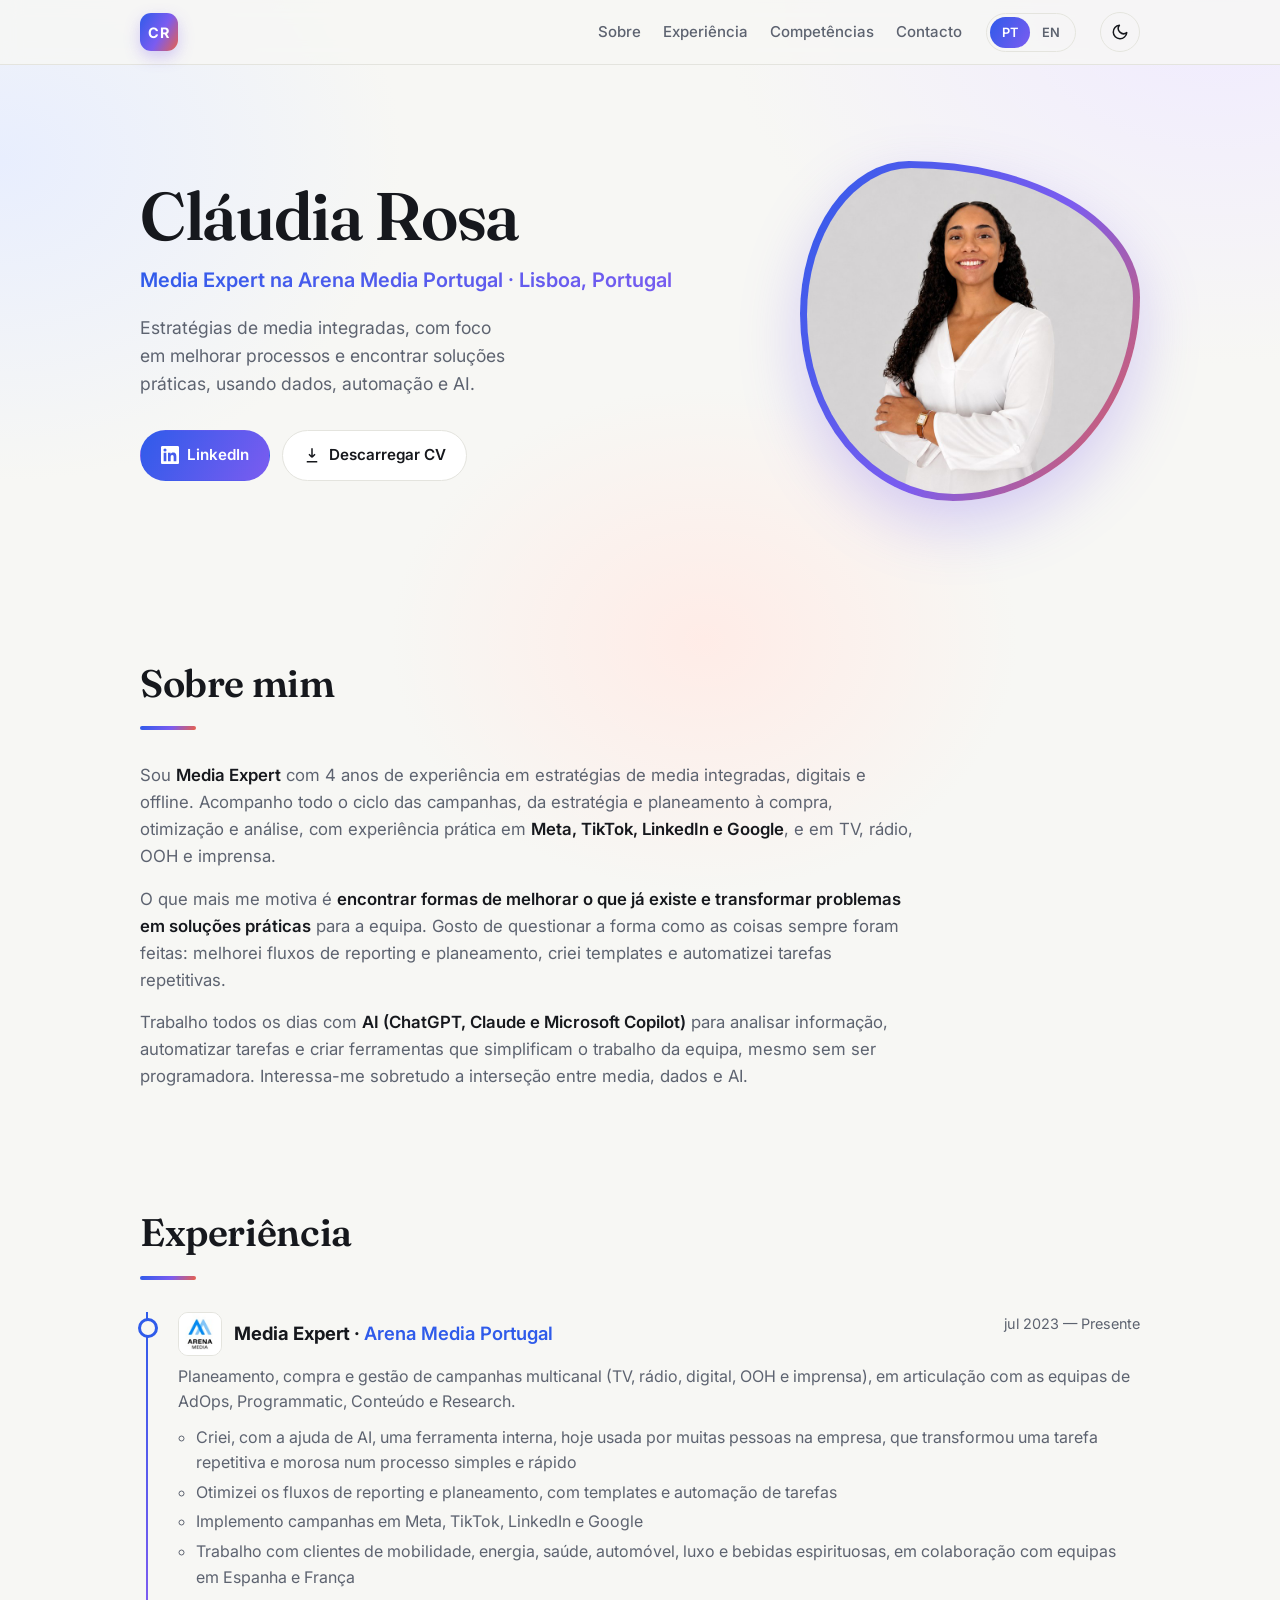
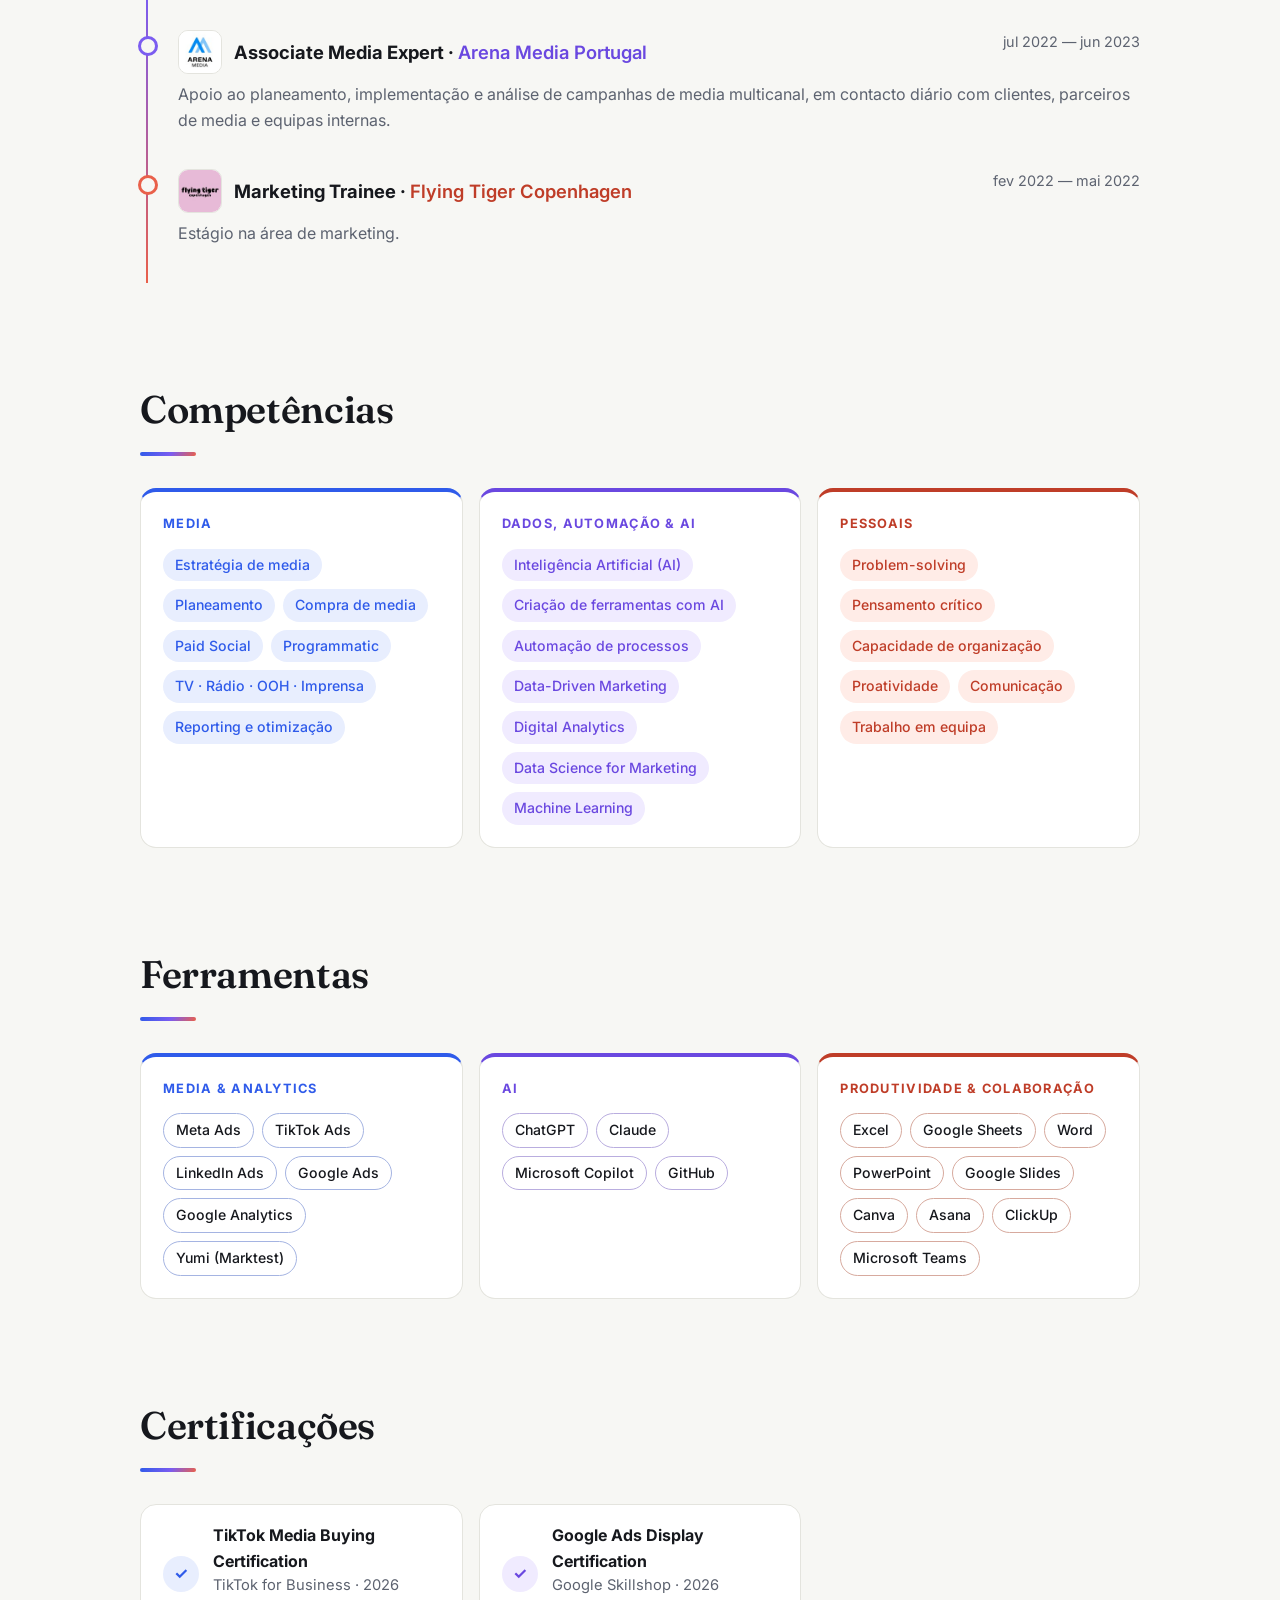
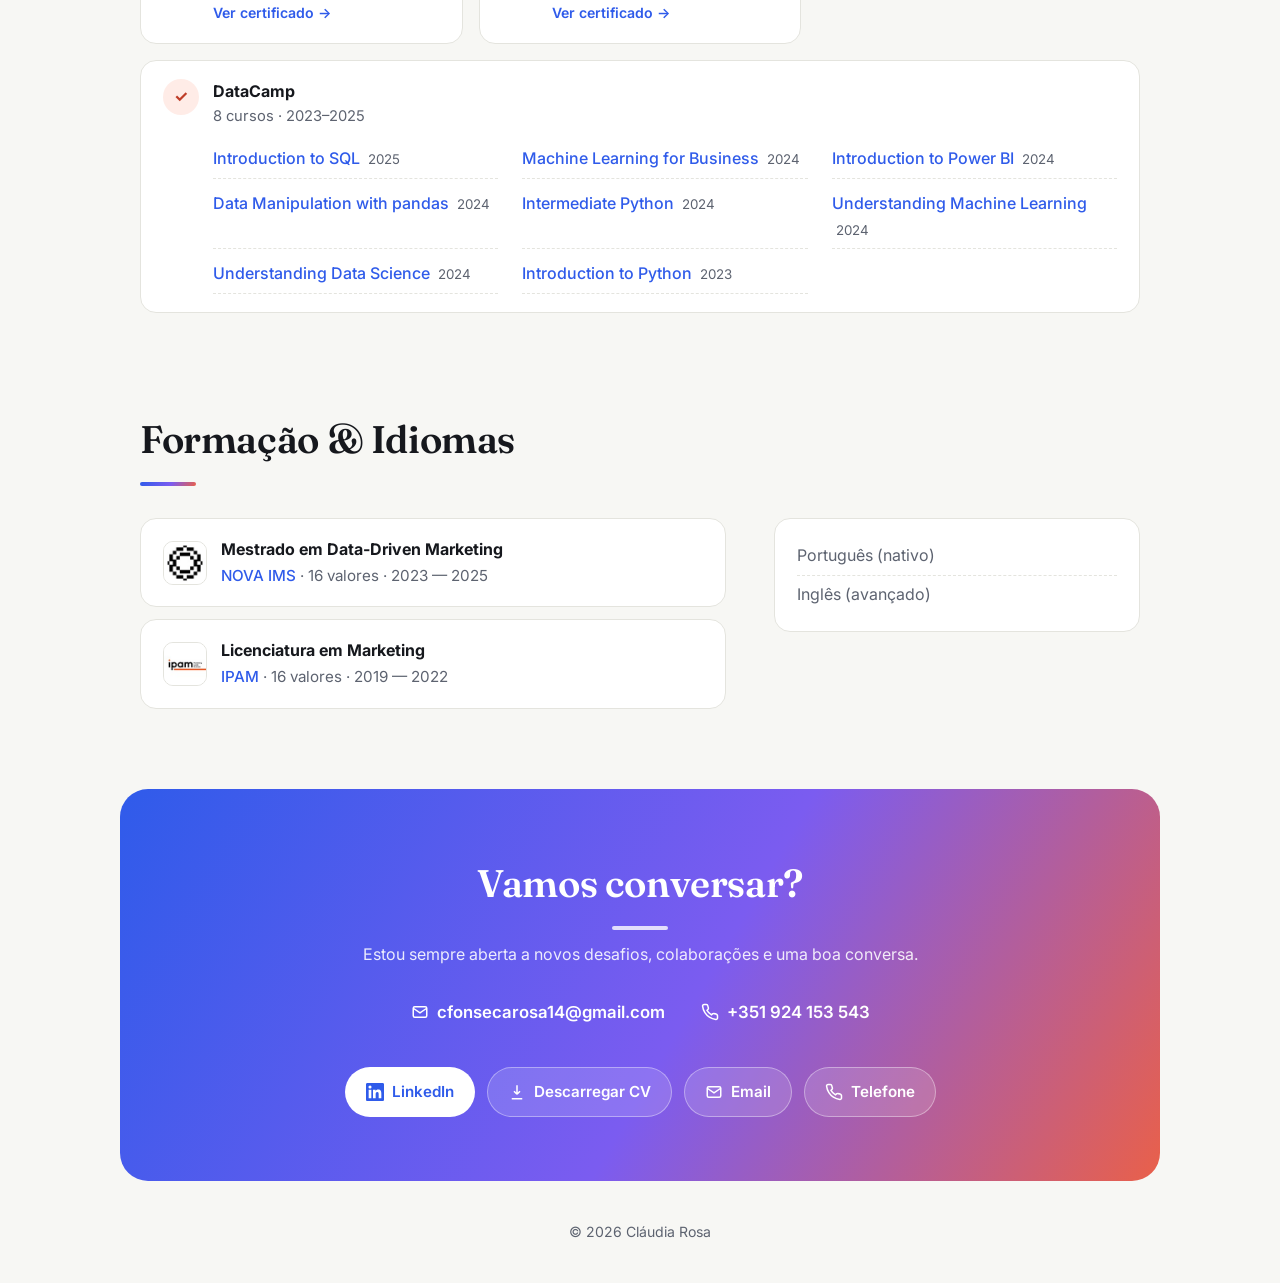
<file: index.html>
<!doctype html>
<html lang="pt"><head>
  <meta charset="utf-8">
  <meta name="viewport" content="width=device-width, initial-scale=1">
  <!-- Título e descrição: é o que aparece na pré-visualização do LinkedIn -->
  <title>Cláudia Rosa — Media Expert</title>
  <meta name="description" content="Cláudia Rosa, Media Expert na Arena Media Portugal. Estratégias de media integradas, dados, automação e AI.">
  <meta property="og:title" content="Cláudia Rosa — Media Expert">
  <meta property="og:description" content="Media Expert na Arena Media Portugal. Estratégias de media integradas, do planeamento à análise, com dados, automação e AI.">
  <meta property="og:type" content="website">
  <meta property="og:image" content="https://claudia-rosa.vercel.app/og.png">
  <meta property="og:url" content="https://claudia-rosa.vercel.app/">
  <meta name="twitter:card" content="summary_large_image">
  <link rel="icon" href="data:image/svg+xml,&lt;svg xmlns='http://www.w3.org/2000/svg' viewBox='0 0 100 100'&gt;&lt;defs&gt;&lt;linearGradient id='g' x1='0' y1='0' x2='1' y2='1'&gt;&lt;stop offset='0' stop-color='%232f5bea'/&gt;&lt;stop offset='.55' stop-color='%237b5cf0'/&gt;&lt;stop offset='1' stop-color='%23e9604a'/&gt;&lt;/linearGradient&gt;&lt;/defs&gt;&lt;rect width='100' height='100' rx='24' fill='url(%23g)'/&gt;&lt;text x='50' y='64' font-size='42' text-anchor='middle' fill='white' font-family='Arial' font-weight='bold'&gt;CR&lt;/text&gt;&lt;/svg&gt;">
  <link rel="preconnect" href="https://fonts.googleapis.com">
  <link rel="preconnect" href="https://fonts.gstatic.com" crossorigin="">
  <link href="https://fonts.googleapis.com/css2?family=Inter:wght@400;500;600;700&amp;family=Fraunces:opsz,wght@9..144,500;9..144,600&amp;display=swap" rel="stylesheet">
  <link rel="stylesheet" href="styles.css">
  <script>document.documentElement.classList.add("js")</script>
</head>
<body>
  <header class="nav">
    <div class="wrap nav-inner">
      <a href="#topo" class="logo" id="logo" aria-label="Cláudia Rosa"><span class="logo-mark" aria-hidden="true">CR</span><span class="logo-txt"><b>Cláudia Rosa</b><small>Media Expert</small></span></a>
      <nav class="nav-links">
        <a href="#sobre" data-nav="sobre">Sobre</a>
        <a href="#caso" data-nav="caso" hidden="">Caso</a>
        <a href="#experiencia" data-nav="experiencia">Experiência</a>
        <a href="#competencias" data-nav="competencias">Competências</a>
        <a href="#contacto" data-nav="contacto">Contacto</a>
      </nav>
      <div class="lang" role="group" aria-label="Idioma / Language">
        <button data-lang="pt">PT</button>
        <button data-lang="en">EN</button>
      </div>
      <button class="theme" id="theme" aria-label="Mudar tema">
        <svg class="ico-sun" viewBox="0 0 24 24" fill="none" stroke="currentColor" stroke-width="2" stroke-linecap="round" aria-hidden="true"><circle cx="12" cy="12" r="4"></circle><path d="M12 2v2M12 20v2M4.9 4.9l1.4 1.4M17.7 17.7l1.4 1.4M2 12h2M20 12h2M4.9 19.1l1.4-1.4M17.7 6.3l1.4-1.4"></path></svg>
        <svg class="ico-moon" viewBox="0 0 24 24" fill="none" stroke="currentColor" stroke-width="2" stroke-linecap="round" stroke-linejoin="round" aria-hidden="true"><path d="M21 12.8A9 9 0 1 1 11.2 3a7 7 0 0 0 9.8 9.8z"></path></svg>
      </button>
    </div>
  </header>

  <main id="topo">
    <section class="hero wrap">
      <div class="hero-text reveal">
        <p class="badge" id="badge" hidden=""><span class="dot"></span><span data-t="disponivel">Disponível para novas oportunidades</span></p>
        <h1 id="nome">Cláudia Rosa</h1>
        <p class="cargo" id="cargo">Media Expert na Arena Media Portugal · Lisboa, Portugal</p>
        <p class="frase" id="frase">Estratégias de media integradas, com foco em melhorar processos e encontrar soluções práticas, usando dados, automação e AI.</p>
        <div class="ctas" id="ctas"><a class="btn primary" href="https://www.linkedin.com/in/cl%C3%A1udia-rosa-95681817a/" target="_blank" rel="noopener"><svg viewBox="0 0 24 24" fill="currentColor"><path d="M20.45 20.45h-3.56v-5.57c0-1.33-.02-3.04-1.85-3.04-1.85 0-2.14 1.45-2.14 2.94v5.67H9.35V9h3.41v1.56h.05c.48-.9 1.64-1.85 3.37-1.85 3.6 0 4.27 2.37 4.27 5.46v6.28zM5.34 7.43a2.06 2.06 0 1 1 0-4.13 2.06 2.06 0 0 1 0 4.13zM7.12 20.45H3.56V9h3.56v11.45zM22.22 0H1.77C.79 0 0 .77 0 1.73v20.54C0 23.23.79 24 1.77 24h20.45c.98 0 1.78-.77 1.78-1.73V1.73C24 .77 23.2 0 22.22 0z"></path></svg>LinkedIn</a><a class="btn" href="cv-claudia-rosa.pdf" target="_blank" rel="noopener"><svg viewBox="0 0 24 24" fill="none" stroke="currentColor" stroke-width="2"><path d="M12 3v12m0 0-4-4m4 4 4-4M5 21h14"></path></svg>Descarregar CV</a></div>
      </div>
      <div class="avatar reveal" id="avatar"><img src="foto.jpg" alt="Cláudia Rosa"></div>
    </section>

    <section id="sobre" class="wrap section">
      <h2 class="reveal" data-t="sobre">Sobre mim</h2>
      <div class="sobre-grid so-texto">
        <div class="sobre-texto reveal" id="sobre-texto"><p>Sou <strong>Media Expert</strong> com 4 anos de experiência em estratégias de media integradas, digitais e offline. Acompanho todo o ciclo das campanhas, da estratégia e planeamento à compra, otimização e análise, com experiência prática em <strong>Meta, TikTok, LinkedIn e Google</strong>, e em TV, rádio, OOH e imprensa.</p><p>O que mais me motiva é <strong>encontrar formas de melhorar o que já existe e transformar problemas em soluções práticas</strong> para a equipa. Gosto de questionar a forma como as coisas sempre foram feitas: melhorei fluxos de reporting e planeamento, criei templates e automatizei tarefas repetitivas.</p><p>Trabalho todos os dias com <strong>AI (ChatGPT, Claude e Microsoft Copilot)</strong> para analisar informação, automatizar tarefas e criar ferramentas que simplificam o trabalho da equipa, mesmo sem ser programadora. Interessa-me sobretudo a interseção entre media, dados e AI.</p></div>
        <div class="numeros reveal" id="numeros" hidden=""></div>
      </div>
    </section>

    <section id="abordagem" class="wrap section" hidden="">
      <h2 class="reveal" data-t="abordagem">Como trabalho</h2>
      <div class="abordagem" id="abordagem-lista"></div>
    </section>

    <section id="caso" class="wrap section" hidden="">
      <h2 class="reveal" data-t="caso">Caso em destaque</h2>
      <div id="casos"></div>
    </section>

    <section id="experiencia" class="wrap section">
      <h2 class="reveal" data-t="experiencia">Experiência</h2>
      <ol class="timeline" id="timeline">
      <li class="reveal">
        <div class="top"><div class="org"><a class="org-link" href="https://www.linkedin.com/company/arena-media-portugal/" target="_blank" rel="noopener" aria-label="Arena Media Portugal no LinkedIn"><img class="org-logo" src="logos/arena-media.png" alt="Arena Media Portugal" width="44" height="44" loading="lazy"></a><h3>Media Expert · <a class="org-link" href="https://www.linkedin.com/company/arena-media-portugal/" target="_blank" rel="noopener" aria-label="undefined"><span class="empresa">Arena Media Portugal</span></a></h3></div><span class="periodo">jul 2023 — Presente</span></div>
        <p>Planeamento, compra e gestão de campanhas multicanal (TV, rádio, digital, OOH e imprensa), em articulação com as equipas de AdOps, Programmatic, Conteúdo e Research.</p>
        <ul><li>Criei, com a ajuda de AI, uma ferramenta interna, hoje usada por muitas pessoas na empresa, que transformou uma tarefa repetitiva e morosa num processo simples e rápido</li><li>Otimizei os fluxos de reporting e planeamento, com templates e automação de tarefas</li><li>Implemento campanhas em Meta, TikTok, LinkedIn e Google</li><li>Trabalho com clientes de mobilidade, energia, saúde, automóvel, luxo e bebidas espirituosas, em colaboração com equipas em Espanha e França</li></ul>
      </li>
      <li class="reveal">
        <div class="top"><div class="org"><a class="org-link" href="https://www.linkedin.com/company/arena-media-portugal/" target="_blank" rel="noopener" aria-label="Arena Media Portugal no LinkedIn"><img class="org-logo" src="logos/arena-media.png" alt="Arena Media Portugal" width="44" height="44" loading="lazy"></a><h3>Associate Media Expert · <a class="org-link" href="https://www.linkedin.com/company/arena-media-portugal/" target="_blank" rel="noopener" aria-label="undefined"><span class="empresa">Arena Media Portugal</span></a></h3></div><span class="periodo">jul 2022 — jun 2023</span></div>
        <p>Apoio ao planeamento, implementação e análise de campanhas de media multicanal, em contacto diário com clientes, parceiros de media e equipas internas.</p>
        
      </li>
      <li class="reveal">
        <div class="top"><div class="org"><a class="org-link" href="https://www.linkedin.com/company/flyingtigerportugal/" target="_blank" rel="noopener" aria-label="Flying Tiger Copenhagen no LinkedIn"><img class="org-logo" src="logos/flying-tiger.png" alt="Flying Tiger Copenhagen" width="44" height="44" loading="lazy"></a><h3>Marketing Trainee · <a class="org-link" href="https://www.linkedin.com/company/flyingtigerportugal/" target="_blank" rel="noopener" aria-label="undefined"><span class="empresa">Flying Tiger Copenhagen</span></a></h3></div><span class="periodo">fev 2022 — mai 2022</span></div>
        <p>Estágio na área de marketing.</p>
        
      </li></ol>
    </section>

    <section id="competencias" class="wrap section">
      <h2 class="reveal" data-t="competencias">Competências</h2>
      <div class="skills" id="skills">
      <div class="skill-group reveal"><h3>Media</h3>
        <div class="chips"><span class="chip">Estratégia de media</span><span class="chip">Planeamento</span><span class="chip">Compra de media</span><span class="chip">Paid Social</span><span class="chip">Programmatic</span><span class="chip">TV · Rádio · OOH · Imprensa</span><span class="chip">Reporting e otimização</span></div>
      </div>
      <div class="skill-group reveal"><h3>Dados, Automação &amp; AI</h3>
        <div class="chips"><span class="chip">Inteligência Artificial (AI)</span><span class="chip">Criação de ferramentas com AI</span><span class="chip">Automação de processos</span><span class="chip">Data-Driven Marketing</span><span class="chip">Digital Analytics</span><span class="chip">Data Science for Marketing</span><span class="chip">Machine Learning</span></div>
      </div>
      <div class="skill-group reveal"><h3>Pessoais</h3>
        <div class="chips"><span class="chip">Problem-solving</span><span class="chip">Pensamento crítico</span><span class="chip">Capacidade de organização</span><span class="chip">Proatividade</span><span class="chip">Comunicação</span><span class="chip">Trabalho em equipa</span></div>
      </div></div>
    </section>

    <section id="ferramentas" class="wrap section">
      <h2 class="reveal" data-t="ferramentas">Ferramentas</h2>
      <div class="skills" id="ferramentas-lista">
      <div class="skill-group reveal"><h3>Media &amp; Analytics</h3>
        <div class="chips"><span class="chip tool">Meta Ads</span><span class="chip tool">TikTok Ads</span><span class="chip tool">LinkedIn Ads</span><span class="chip tool">Google Ads</span><span class="chip tool">Google Analytics</span><span class="chip tool">Yumi (Marktest)</span></div>
      </div>
      <div class="skill-group reveal"><h3>AI</h3>
        <div class="chips"><span class="chip tool">ChatGPT</span><span class="chip tool">Claude</span><span class="chip tool">Microsoft Copilot</span><span class="chip tool">GitHub</span></div>
      </div>
      <div class="skill-group reveal"><h3>Produtividade &amp; Colaboração</h3>
        <div class="chips"><span class="chip tool">Excel</span><span class="chip tool">Google Sheets</span><span class="chip tool">Word</span><span class="chip tool">PowerPoint</span><span class="chip tool">Google Slides</span><span class="chip tool">Canva</span><span class="chip tool">Asana</span><span class="chip tool">ClickUp</span><span class="chip tool">Microsoft Teams</span></div>
      </div></div>
    </section>

    <section id="certificacoes" class="wrap section">
      <h2 class="reveal" data-t="certificacoes">Certificações</h2>
      <div class="certs" id="certs"><a class="cert reveal" href="https://www.credential.net/b71ee64f-2c02-4d34-99e2-31d61d002673?key=b41809fcd03b176f8cf08c61c64fab2ba6f2c18856a71967d04f153131a1f374" target="_blank" rel="noopener"><span class="cert-ico">✓</span><div><b>TikTok Media Buying Certification</b><span>TikTok for Business · 2026</span><em>Ver certificado →</em></div></a><a class="cert reveal" href="https://www.credential.net/a2708979-e1ea-44fd-bc99-fee88590fa17" target="_blank" rel="noopener"><span class="cert-ico">✓</span><div><b>Google Ads Display Certification</b><span>Google Skillshop · 2026</span><em>Ver certificado →</em></div></a><div class="cert cert-grupo reveal"><span class="cert-ico">✓</span><div>
        <b>DataCamp</b><span>8 cursos · 2023–2025</span>
        <ul><li><a href="certificados/datacamp-introduction-to-sql.pdf" target="_blank" rel="noopener">Introduction to SQL</a> <small>2025</small></li><li><a href="certificados/datacamp-machine-learning-for-business.pdf" target="_blank" rel="noopener">Machine Learning for Business</a> <small>2024</small></li><li><a href="certificados/datacamp-introduction-to-power-bi.pdf" target="_blank" rel="noopener">Introduction to Power BI</a> <small>2024</small></li><li><a href="certificados/datacamp-data-manipulation-pandas.pdf" target="_blank" rel="noopener">Data Manipulation with pandas</a> <small>2024</small></li><li><a href="certificados/datacamp-intermediate-python.pdf" target="_blank" rel="noopener">Intermediate Python</a> <small>2024</small></li><li><a href="certificados/datacamp-understanding-machine-learning.pdf" target="_blank" rel="noopener">Understanding Machine Learning</a> <small>2024</small></li><li><a href="certificados/datacamp-understanding-data-science.pdf" target="_blank" rel="noopener">Understanding Data Science</a> <small>2024</small></li><li><a href="certificados/datacamp-introduction-to-python.pdf" target="_blank" rel="noopener">Introduction to Python</a> <small>2023</small></li></ul>
      </div></div></div>
    </section>

    <section id="recomendacao" class="wrap section" hidden="">
      <figure class="quote reveal" id="quote"></figure>
    </section>

    <section id="projetos" class="wrap section" hidden="">
      <h2 class="reveal" data-t="projetos">Projetos</h2>
      <div class="cards" id="cards"></div>
    </section>

    <section id="formacao" class="wrap section">
      <h2 class="reveal" data-t="formacao">Formação &amp; Idiomas</h2>
      <div class="formacao-grid">
        <ul class="formacao" id="formacao-lista"><li class="reveal edu-item"><a class="org-link" href="https://www.linkedin.com/school/nova-ims-information-management-school/" target="_blank" rel="noopener" aria-label="NOVA IMS no LinkedIn"><img class="org-logo" src="logos/nova-ims.png" alt="NOVA IMS" width="44" height="44" loading="lazy"></a><div><b>Mestrado em Data-Driven Marketing</b><span><a class="org-link" href="https://www.linkedin.com/school/nova-ims-information-management-school/" target="_blank" rel="noopener" aria-label="undefined"><span class="inst">NOVA IMS</span></a> · 16 valores · 2023 — 2025</span></div></li><li class="reveal edu-item"><a class="org-link" href="https://www.linkedin.com/school/ipam/" target="_blank" rel="noopener" aria-label="IPAM no LinkedIn"><img class="org-logo" src="logos/ipam.png" alt="IPAM" width="44" height="44" loading="lazy"></a><div><b>Licenciatura em Marketing</b><span><a class="org-link" href="https://www.linkedin.com/school/ipam/" target="_blank" rel="noopener" aria-label="undefined"><span class="inst">IPAM</span></a> · 16 valores · 2019 — 2022</span></div></li></ul>
        <ul class="idiomas reveal" id="idiomas"><li>Português (nativo)</li><li>Inglês (avançado)</li></ul>
      </div>
    </section>

    <section id="contacto" class="wrap section contacto reveal">
      <h2 data-t="contactoTitulo">Vamos conversar?</h2>
      <p data-t="contactoTexto">Estou sempre aberta a novos desafios, colaborações e uma boa conversa.</p>
      <div class="contact-info" id="contact-info"><a href="mailto:cfonsecarosa14@gmail.com"><svg viewBox="0 0 24 24" fill="none" stroke="currentColor" stroke-width="2"><rect x="3" y="5" width="18" height="14" rx="2"></rect><path d="m3 7 9 6 9-6"></path></svg>cfonsecarosa14@gmail.com</a><a href="tel:+351924153543"><svg viewBox="0 0 24 24" fill="none" stroke="currentColor" stroke-width="2"><path d="M22 16.9v3a2 2 0 0 1-2.2 2 19.8 19.8 0 0 1-8.6-3.1 19.5 19.5 0 0 1-6-6A19.8 19.8 0 0 1 2.1 4.2 2 2 0 0 1 4.1 2h3a2 2 0 0 1 2 1.7c.1.9.4 1.8.7 2.7a2 2 0 0 1-.5 2.1L8 9.8a16 16 0 0 0 6 6l1.3-1.3a2 2 0 0 1 2.1-.4c.9.3 1.8.6 2.7.7a2 2 0 0 1 1.7 2z"></path></svg>+351 924 153 543</a></div>
      <div class="ctas center" id="ctas2"><a class="btn primary" href="https://www.linkedin.com/in/cl%C3%A1udia-rosa-95681817a/" target="_blank" rel="noopener"><svg viewBox="0 0 24 24" fill="currentColor"><path d="M20.45 20.45h-3.56v-5.57c0-1.33-.02-3.04-1.85-3.04-1.85 0-2.14 1.45-2.14 2.94v5.67H9.35V9h3.41v1.56h.05c.48-.9 1.64-1.85 3.37-1.85 3.6 0 4.27 2.37 4.27 5.46v6.28zM5.34 7.43a2.06 2.06 0 1 1 0-4.13 2.06 2.06 0 0 1 0 4.13zM7.12 20.45H3.56V9h3.56v11.45zM22.22 0H1.77C.79 0 0 .77 0 1.73v20.54C0 23.23.79 24 1.77 24h20.45c.98 0 1.78-.77 1.78-1.73V1.73C24 .77 23.2 0 22.22 0z"></path></svg>LinkedIn</a><a class="btn" href="cv-claudia-rosa.pdf" target="_blank" rel="noopener"><svg viewBox="0 0 24 24" fill="none" stroke="currentColor" stroke-width="2"><path d="M12 3v12m0 0-4-4m4 4 4-4M5 21h14"></path></svg>Descarregar CV</a><a class="btn" href="mailto:cfonsecarosa14@gmail.com"><svg viewBox="0 0 24 24" fill="none" stroke="currentColor" stroke-width="2"><rect x="3" y="5" width="18" height="14" rx="2"></rect><path d="m3 7 9 6 9-6"></path></svg>Email</a><a class="btn" href="tel:+351924153543"><svg viewBox="0 0 24 24" fill="none" stroke="currentColor" stroke-width="2"><path d="M22 16.9v3a2 2 0 0 1-2.2 2 19.8 19.8 0 0 1-8.6-3.1 19.5 19.5 0 0 1-6-6A19.8 19.8 0 0 1 2.1 4.2 2 2 0 0 1 4.1 2h3a2 2 0 0 1 2 1.7c.1.9.4 1.8.7 2.7a2 2 0 0 1-.5 2.1L8 9.8a16 16 0 0 0 6 6l1.3-1.3a2 2 0 0 1 2.1-.4c.9.3 1.8.6 2.7.7a2 2 0 0 1 1.7 2z"></path></svg>Telefone</a></div>
    </section>
  </main>

  <footer class="wrap footer" id="footer">© 2026 Cláudia Rosa</footer>

  <script src="data.js"></script>
  <script src="main.js"></script>


</body></html>
</file>
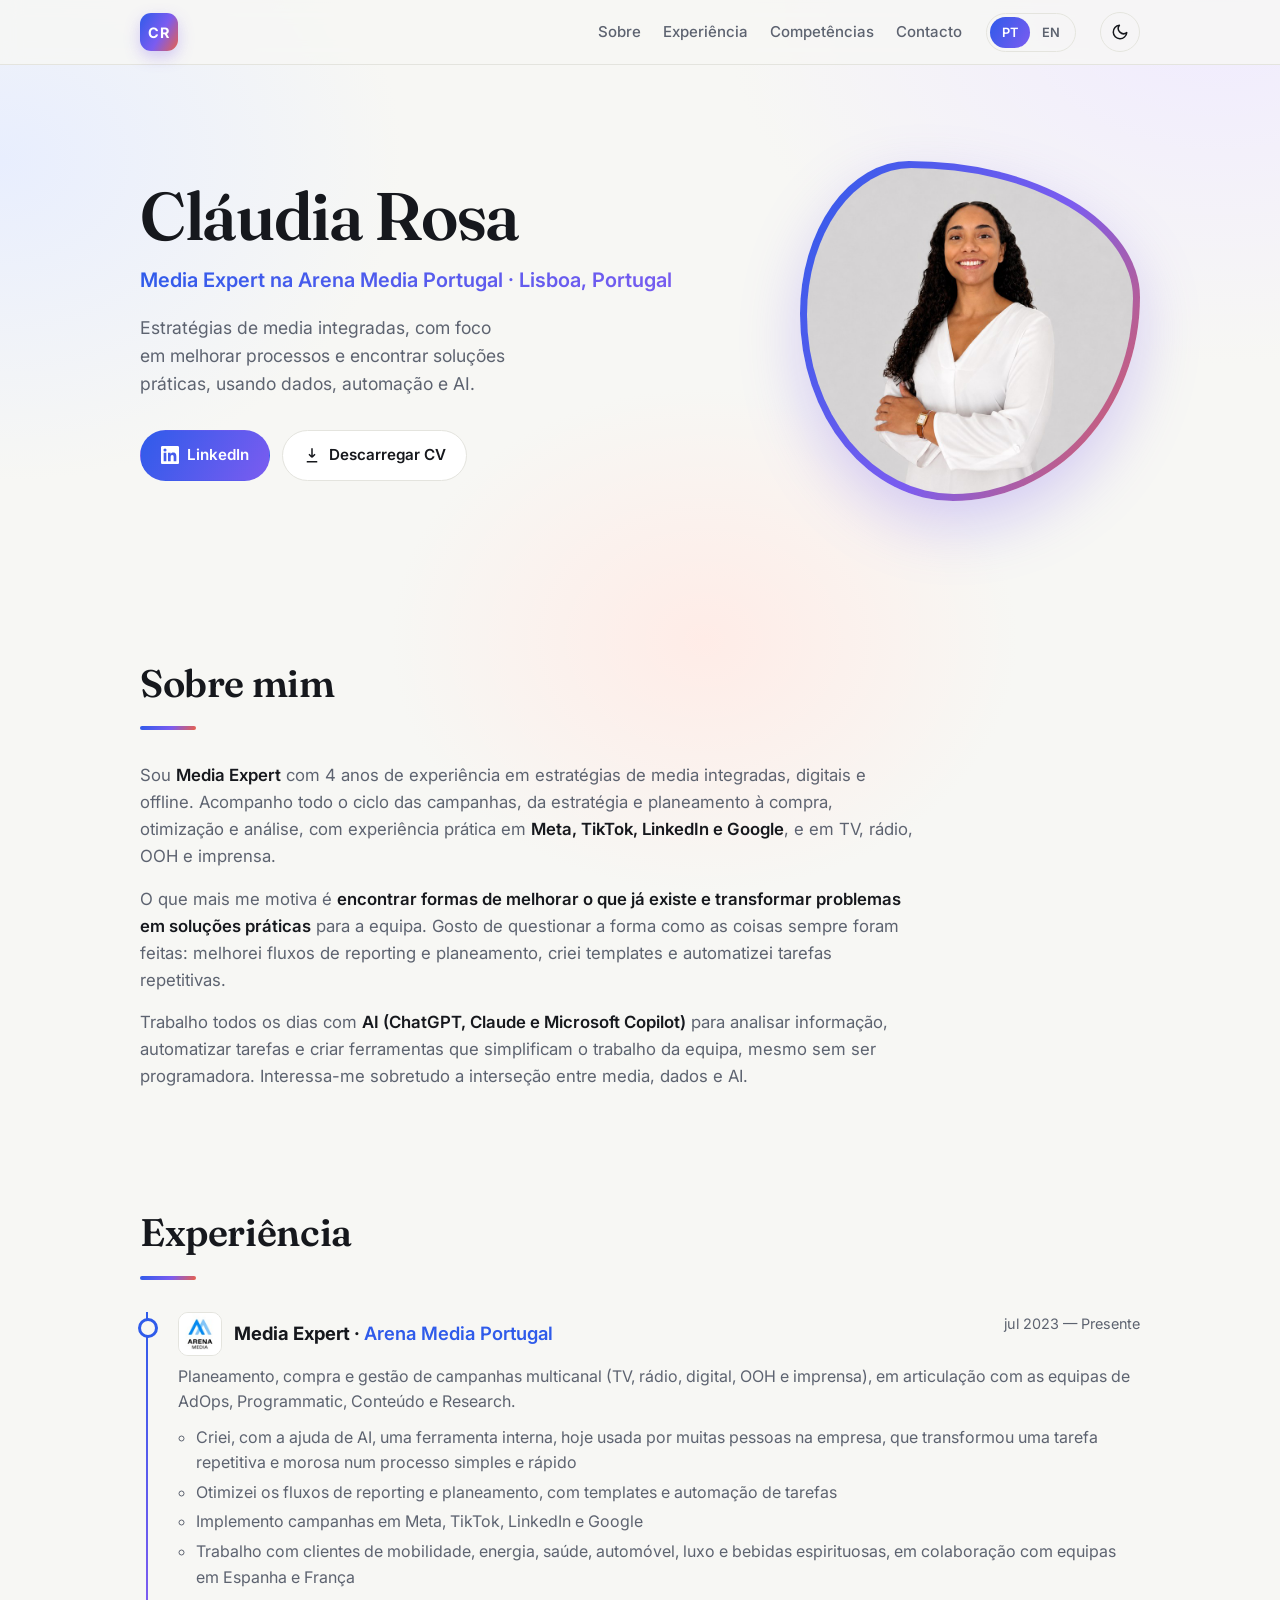
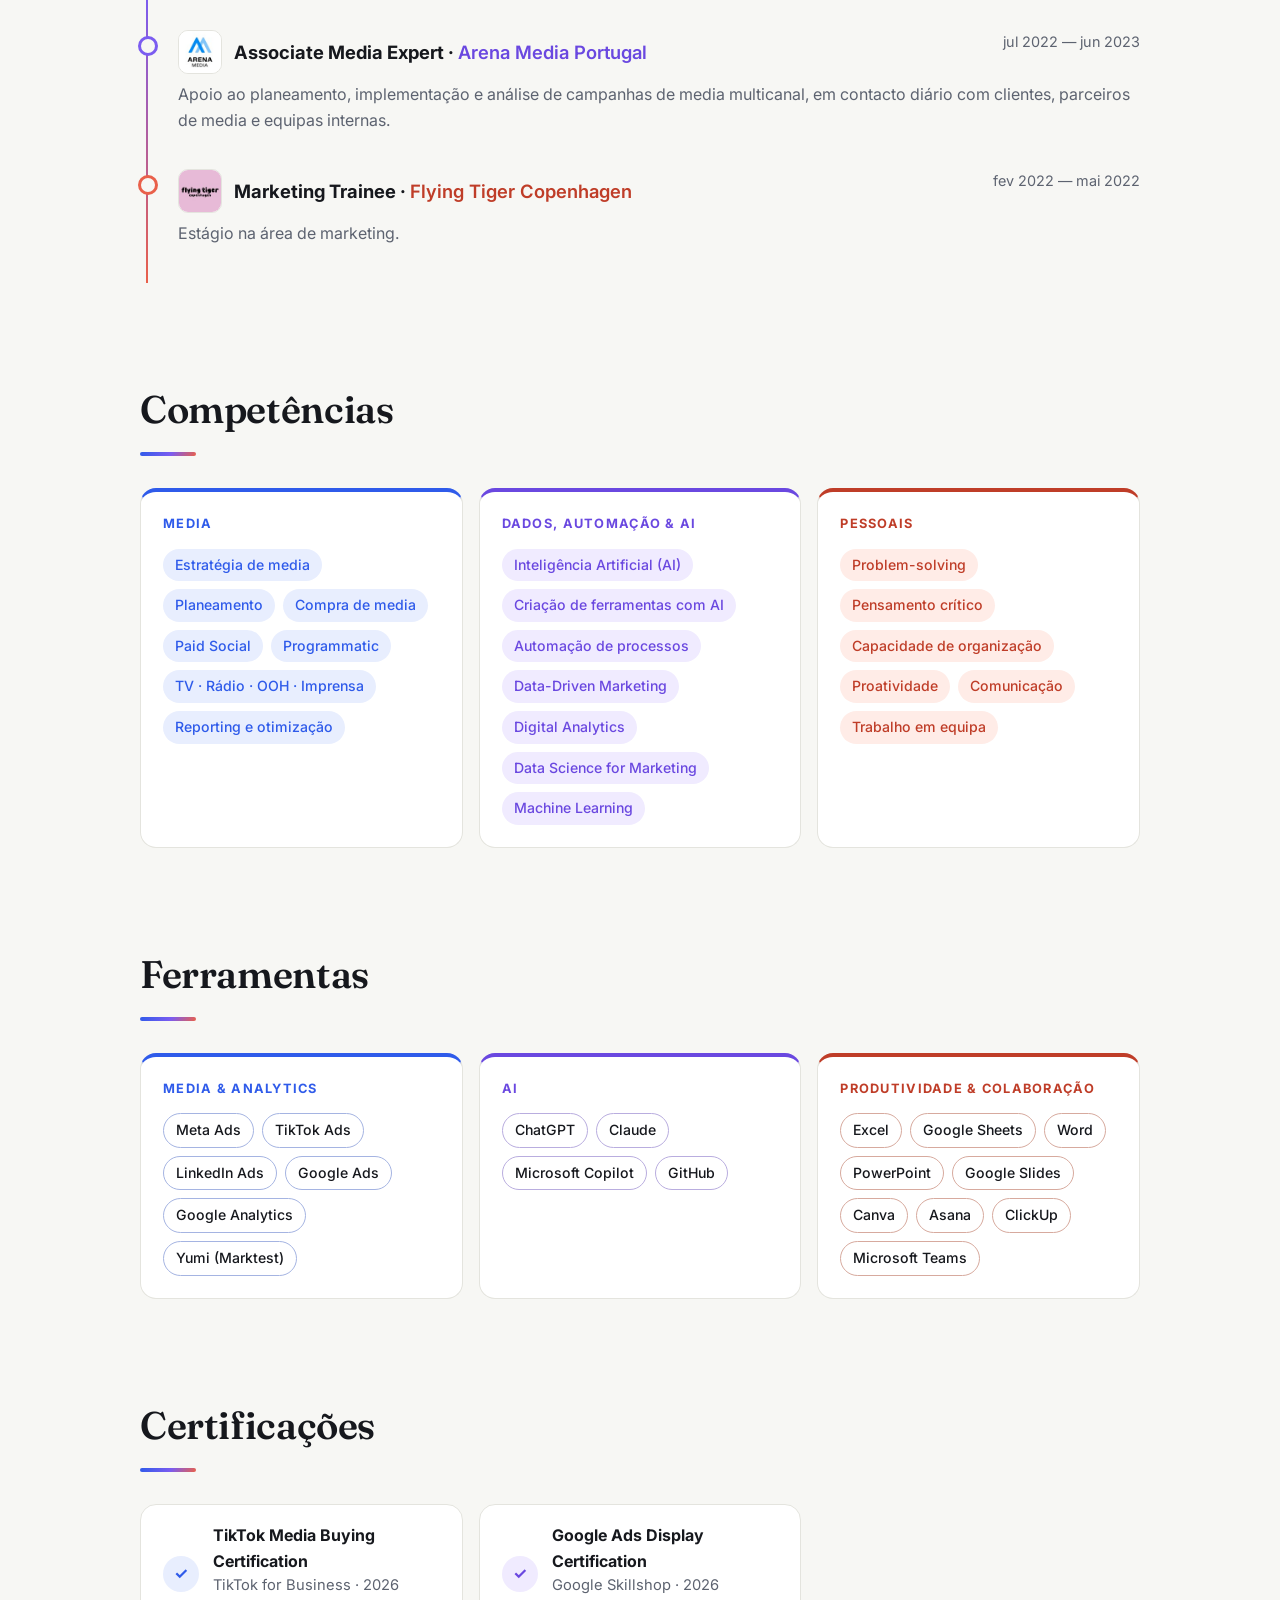
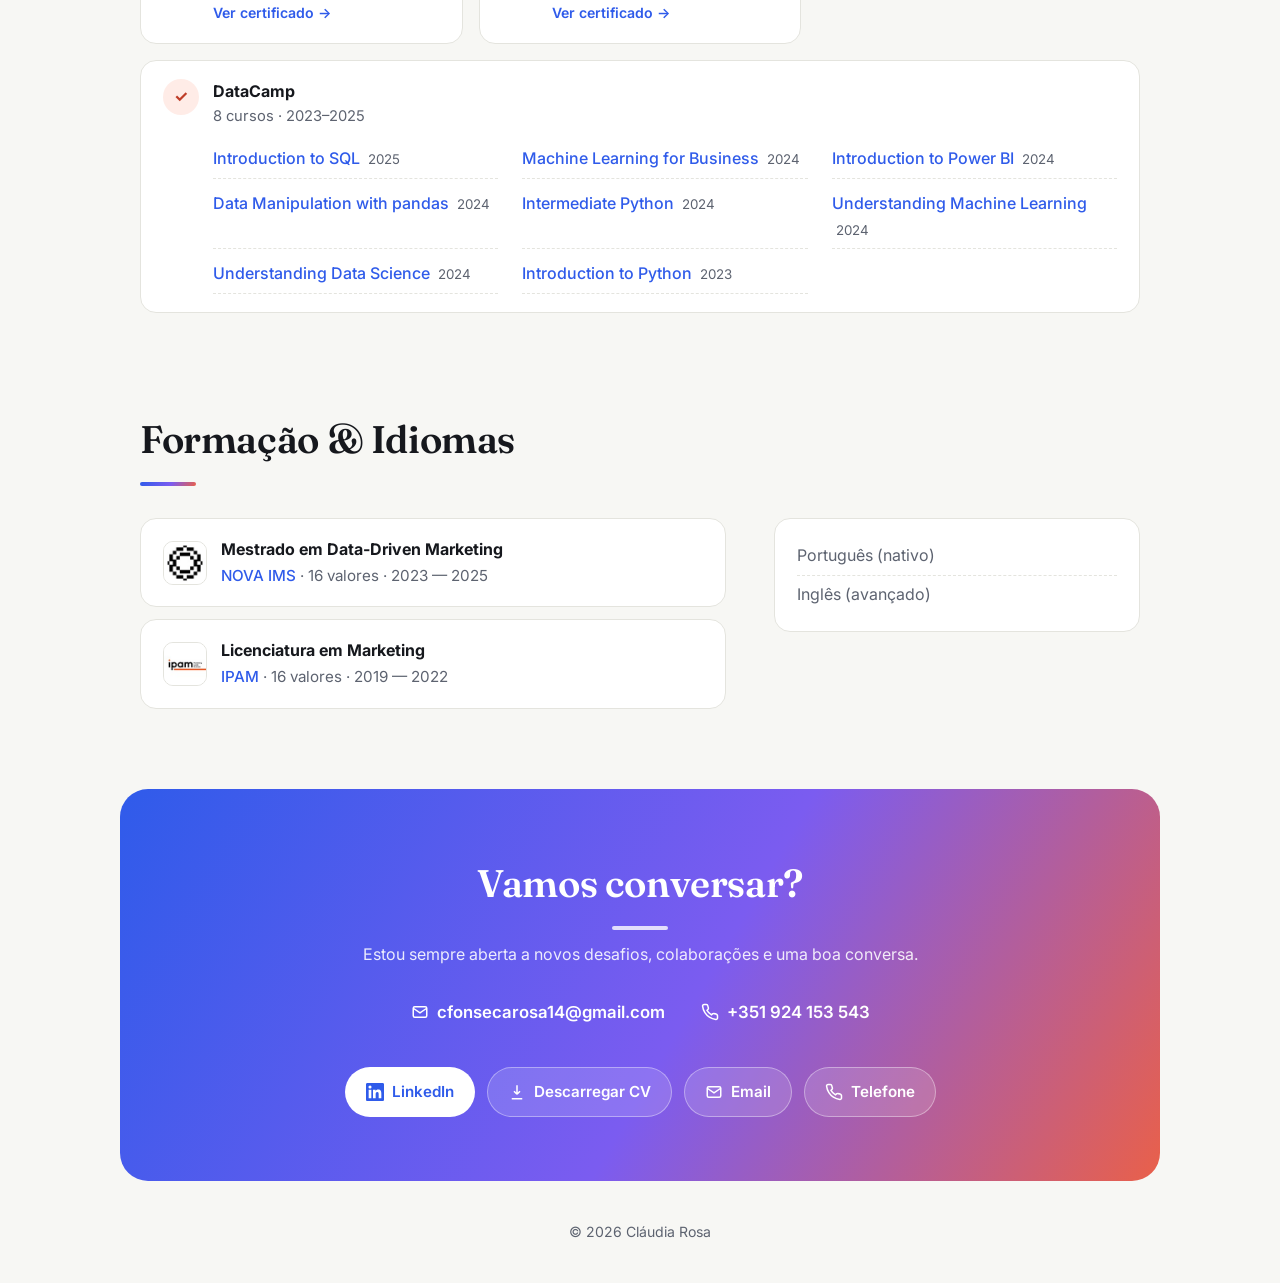
<file: template.html>
<!doctype html>
<html lang="pt">
<head>
  <meta charset="utf-8" />
  <meta name="viewport" content="width=device-width, initial-scale=1" />
  <!-- Título e descrição: é o que aparece na pré-visualização do LinkedIn -->
  <title>Cláudia Rosa — Media Expert</title>
  <meta name="description" content="Cláudia Rosa, Media Expert na Arena Media Portugal. Estratégias de media integradas, dados, automação e AI." />
  <meta property="og:title" content="Cláudia Rosa — Media Expert" />
  <meta property="og:description" content="Media Expert na Arena Media Portugal. Estratégias de media integradas, do planeamento à análise, com dados, automação e AI." />
  <meta property="og:type" content="website" />
  <meta property="og:image" content="https://claudia-rosa.vercel.app/og.png" />
  <meta property="og:url" content="https://claudia-rosa.vercel.app/" />
  <meta name="twitter:card" content="summary_large_image" />
  <link rel="icon" href="data:image/svg+xml,<svg xmlns='http://www.w3.org/2000/svg' viewBox='0 0 100 100'><defs><linearGradient id='g' x1='0' y1='0' x2='1' y2='1'><stop offset='0' stop-color='%232f5bea'/><stop offset='.55' stop-color='%237b5cf0'/><stop offset='1' stop-color='%23e9604a'/></linearGradient></defs><rect width='100' height='100' rx='24' fill='url(%23g)'/><text x='50' y='64' font-size='42' text-anchor='middle' fill='white' font-family='Arial' font-weight='bold'>CR</text></svg>" />
  <link rel="preconnect" href="https://fonts.googleapis.com" />
  <link rel="preconnect" href="https://fonts.gstatic.com" crossorigin />
  <link href="https://fonts.googleapis.com/css2?family=Inter:wght@400;500;600;700&family=Fraunces:opsz,wght@9..144,500;9..144,600&display=swap" rel="stylesheet" />
  <link rel="stylesheet" href="styles.css" />
  <script>document.documentElement.classList.add("js")</script>
</head>
<body>
  <header class="nav">
    <div class="wrap nav-inner">
      <a href="#topo" class="logo" id="logo"></a>
      <nav class="nav-links">
        <a href="#sobre" data-nav="sobre"></a>
        <a href="#caso" data-nav="caso"></a>
        <a href="#experiencia" data-nav="experiencia"></a>
        <a href="#competencias" data-nav="competencias"></a>
        <a href="#contacto" data-nav="contacto"></a>
      </nav>
      <div class="lang" role="group" aria-label="Idioma / Language">
        <button data-lang="pt">PT</button>
        <button data-lang="en">EN</button>
      </div>
      <button class="theme" id="theme">
        <svg class="ico-sun" viewBox="0 0 24 24" fill="none" stroke="currentColor" stroke-width="2" stroke-linecap="round" aria-hidden="true"><circle cx="12" cy="12" r="4"/><path d="M12 2v2M12 20v2M4.9 4.9l1.4 1.4M17.7 17.7l1.4 1.4M2 12h2M20 12h2M4.9 19.1l1.4-1.4M17.7 6.3l1.4-1.4"/></svg>
        <svg class="ico-moon" viewBox="0 0 24 24" fill="none" stroke="currentColor" stroke-width="2" stroke-linecap="round" stroke-linejoin="round" aria-hidden="true"><path d="M21 12.8A9 9 0 1 1 11.2 3a7 7 0 0 0 9.8 9.8z"/></svg>
      </button>
    </div>
  </header>

  <main id="topo">
    <section class="hero wrap">
      <div class="hero-text reveal">
        <p class="badge" id="badge"><span class="dot"></span><span data-t="disponivel"></span></p>
        <h1 id="nome"></h1>
        <p class="cargo" id="cargo"></p>
        <p class="frase" id="frase"></p>
        <div class="ctas" id="ctas"></div>
      </div>
      <div class="avatar reveal" id="avatar"></div>
    </section>

    <section id="sobre" class="wrap section">
      <h2 class="reveal" data-t="sobre"></h2>
      <div class="sobre-grid">
        <div class="sobre-texto reveal" id="sobre-texto"></div>
        <div class="numeros reveal" id="numeros"></div>
      </div>
    </section>

    <section id="abordagem" class="wrap section">
      <h2 class="reveal" data-t="abordagem"></h2>
      <div class="abordagem" id="abordagem-lista"></div>
    </section>

    <section id="caso" class="wrap section">
      <h2 class="reveal" data-t="caso"></h2>
      <div id="casos"></div>
    </section>

    <section id="experiencia" class="wrap section">
      <h2 class="reveal" data-t="experiencia"></h2>
      <ol class="timeline" id="timeline"></ol>
    </section>

    <section id="competencias" class="wrap section">
      <h2 class="reveal" data-t="competencias"></h2>
      <div class="skills" id="skills"></div>
    </section>

    <section id="ferramentas" class="wrap section">
      <h2 class="reveal" data-t="ferramentas"></h2>
      <div class="skills" id="ferramentas-lista"></div>
    </section>

    <section id="certificacoes" class="wrap section">
      <h2 class="reveal" data-t="certificacoes"></h2>
      <div class="certs" id="certs"></div>
    </section>

    <section id="recomendacao" class="wrap section">
      <figure class="quote reveal" id="quote"></figure>
    </section>

    <section id="projetos" class="wrap section">
      <h2 class="reveal" data-t="projetos"></h2>
      <div class="cards" id="cards"></div>
    </section>

    <section id="formacao" class="wrap section">
      <h2 class="reveal" data-t="formacao"></h2>
      <div class="formacao-grid">
        <ul class="formacao" id="formacao-lista"></ul>
        <ul class="idiomas reveal" id="idiomas"></ul>
      </div>
    </section>

    <section id="contacto" class="wrap section contacto reveal">
      <h2 data-t="contactoTitulo"></h2>
      <p data-t="contactoTexto"></p>
      <div class="contact-info" id="contact-info"></div>
      <div class="ctas center" id="ctas2"></div>
    </section>
  </main>

  <footer class="wrap footer" id="footer"></footer>

  <script src="data.js"></script>
  <script src="main.js"></script>
</body>
</html>
</file>
<file: styles.css>
:root {
  --bg: #f7f7f4;
  --surface: #ffffff;
  --text: #16181d;
  --muted: #5d6370;
  --line: #e4e4de;
  --accent: #2f5bea;
  --accent-soft: #e8eefe;
  --ok: #17a34a;
  --radius: 16px;
  --shadow: 0 1px 2px rgba(0,0,0,.04), 0 8px 24px rgba(0,0,0,.05);
}
:root[data-theme="dark"] {
  --bg: #0f1115;
  --surface: #171a21;
  --text: #eceef2;
  --muted: #9aa1ad;
  --line: #262a33;
  --accent: #7b9bff;
  --accent-soft: #1c2440;
  --shadow: 0 1px 2px rgba(0,0,0,.3), 0 8px 24px rgba(0,0,0,.25);
}
@media (prefers-color-scheme: dark) {
  :root:not([data-theme="light"]) {
    --bg: #0f1115;
    --surface: #171a21;
    --text: #eceef2;
    --muted: #9aa1ad;
    --line: #262a33;
    --accent: #7b9bff;
    --accent-soft: #1c2440;
    --shadow: 0 1px 2px rgba(0,0,0,.3), 0 8px 24px rgba(0,0,0,.25);
  }
}

* { box-sizing: border-box; margin: 0; padding: 0; }
html { scroll-behavior: smooth; scroll-padding-top: 80px; }
body {
  font-family: "Inter", system-ui, sans-serif;
  background: var(--bg);
  color: var(--text);
  line-height: 1.6;
  -webkit-font-smoothing: antialiased;
}
a { color: inherit; }
.wrap { max-width: 1040px; margin: 0 auto; padding: 0 20px; }

/* NAV */
.nav {
  position: sticky; top: 0; z-index: 10;
  background: color-mix(in srgb, var(--bg) 82%, transparent);
  backdrop-filter: blur(10px);
  border-bottom: 1px solid var(--line);
}
.nav-inner { display: flex; align-items: center; gap: 24px; height: 64px; }
.logo { font-weight: 700; text-decoration: none; letter-spacing: .02em; }
.nav-links { display: flex; gap: 22px; margin-left: auto; }
.nav-links a { text-decoration: none; color: var(--muted); font-size: .94rem; font-weight: 500; }
.nav-links a:hover { color: var(--text); }
.theme {
  background: none; border: 1px solid var(--line); color: var(--text);
  width: 36px; height: 36px; border-radius: 50%; cursor: pointer; font-size: 1rem;
}

/* HERO */
.hero {
  display: grid; grid-template-columns: 1.4fr 1fr; gap: 48px;
  align-items: center; padding-top: 96px; padding-bottom: 80px;
}
.badge {
  display: inline-flex; align-items: center; gap: 8px;
  font-size: .85rem; font-weight: 500; color: var(--muted);
  border: 1px solid var(--line); background: var(--surface);
  padding: 6px 12px; border-radius: 999px; margin-bottom: 24px;
}
.dot { width: 8px; height: 8px; border-radius: 50%; background: var(--ok); box-shadow: 0 0 0 4px color-mix(in srgb, var(--ok) 20%, transparent); }
h1 {
  font-family: "Fraunces", Georgia, serif; font-weight: 600;
  font-size: clamp(2.6rem, 6vw, 4.2rem); line-height: 1.05; letter-spacing: -.02em;
}
.cargo { font-size: 1.25rem; color: var(--accent); font-weight: 600; margin-top: 12px; }
.frase { font-size: 1.1rem; color: var(--muted); margin-top: 18px; max-width: 34ch; }
.ctas { display: flex; flex-wrap: wrap; gap: 12px; margin-top: 32px; }
.ctas.center { justify-content: center; }
.btn {
  display: inline-flex; align-items: center; gap: 8px;
  padding: 12px 20px; border-radius: 999px; font-weight: 600; font-size: .95rem;
  text-decoration: none; border: 1px solid var(--line); background: var(--surface);
  transition: transform .15s ease, box-shadow .15s ease;
}
.btn:hover { transform: translateY(-2px); box-shadow: var(--shadow); }
.btn.primary { background: var(--accent); color: #fff; border-color: var(--accent); }
.btn svg { width: 18px; height: 18px; }

.avatar {
  aspect-ratio: 1; width: 100%; max-width: 340px; justify-self: end;
  border-radius: 32% 68% 55% 45% / 45% 40% 60% 55%;
  background: linear-gradient(135deg, var(--accent), color-mix(in srgb, var(--accent) 40%, #a855f7));
  display: grid; place-items: center; overflow: hidden;
  color: #fff; font-family: "Fraunces", serif; font-size: 5rem; font-weight: 600;
  box-shadow: var(--shadow);
}
.avatar img { width: 100%; height: 100%; object-fit: cover; }

/* SECTIONS */
.section { padding-top: 72px; padding-bottom: 24px; }
h2 {
  font-family: "Fraunces", Georgia, serif; font-weight: 600;
  font-size: clamp(1.8rem, 3.5vw, 2.4rem); letter-spacing: -.01em; margin-bottom: 32px;
}
.sobre-grid { display: grid; grid-template-columns: 1.6fr 1fr; gap: 48px; }
.sobre-grid.so-texto { grid-template-columns: 1fr; }
.so-texto .sobre-texto { max-width: 780px; }
.sobre-texto p { color: var(--muted); font-size: 1.05rem; margin-bottom: 16px; }
.numeros { display: grid; gap: 12px; align-content: start; }
.numero {
  background: var(--surface); border: 1px solid var(--line); border-radius: var(--radius);
  padding: 18px 22px; display: flex; align-items: baseline; gap: 14px;
}
.numero b { font-family: "Fraunces", serif; font-size: 2rem; color: var(--accent); }
.numero span { color: var(--muted); }

/* TIMELINE */
.timeline { list-style: none; border-left: 2px solid var(--line); margin-left: 6px; }
.timeline li { position: relative; padding: 0 0 36px 32px; }
.timeline li::before {
  content: ""; position: absolute; left: -8px; top: 6px;
  width: 14px; height: 14px; border-radius: 50%;
  background: var(--bg); border: 3px solid var(--accent);
}
.timeline .top { display: flex; flex-wrap: wrap; justify-content: space-between; gap: 4px 16px; }
.timeline h3 { font-size: 1.15rem; }
.timeline .empresa { color: var(--accent); font-weight: 600; }
.timeline .periodo { color: var(--muted); font-size: .9rem; white-space: nowrap; }
.timeline p { color: var(--muted); margin-top: 8px; }
.timeline ul { margin-top: 10px; padding-left: 18px; color: var(--muted); }
.timeline ul li { padding: 0 0 4px; }
.timeline ul li::before { display: none; }

/* SKILLS */
.chip.tool { background: var(--surface); color: var(--text); border: 1px solid var(--line); }
.skills { display: grid; grid-template-columns: repeat(auto-fit, minmax(240px, 1fr)); gap: 16px; }
.skill-group { background: var(--surface); border: 1px solid var(--line); border-radius: var(--radius); padding: 22px; }
.skill-group h3 { font-size: .8rem; text-transform: uppercase; letter-spacing: .1em; color: var(--muted); margin-bottom: 14px; }
.chips { display: flex; flex-wrap: wrap; gap: 8px; }
.chip { background: var(--accent-soft); color: var(--accent); font-size: .88rem; font-weight: 500; padding: 5px 12px; border-radius: 999px; }

/* PROJECTS */
.cards { display: grid; grid-template-columns: repeat(auto-fit, minmax(280px, 1fr)); gap: 16px; }
.card {
  background: var(--surface); border: 1px solid var(--line); border-radius: var(--radius);
  padding: 24px; text-decoration: none; display: flex; flex-direction: column; gap: 10px;
  transition: transform .15s ease, box-shadow .15s ease, border-color .15s ease;
}
a.card:hover { transform: translateY(-3px); box-shadow: var(--shadow); border-color: var(--accent); }
.card h3 { font-size: 1.1rem; }
.card p { color: var(--muted); flex: 1; }
.card .arrow { color: var(--accent); font-weight: 600; font-size: .9rem; }

/* FORMAÇÃO */
.formacao-grid { display: grid; grid-template-columns: 1.6fr 1fr; gap: 48px; }
.formacao { list-style: none; display: grid; gap: 12px; }
.formacao li, .idiomas {
  background: var(--surface); border: 1px solid var(--line); border-radius: var(--radius); padding: 18px 22px;
}
.formacao b { display: block; }
.formacao span { color: var(--muted); font-size: .95rem; }
.idiomas { list-style: none; align-self: start; }
.idiomas li { padding: 6px 0; border-bottom: 1px dashed var(--line); color: var(--muted); }
.idiomas li:last-child { border-bottom: 0; }

/* CONTACTO */
.contacto {
  text-align: center; margin-top: 56px; padding: 64px 20px;
  background: var(--surface); border: 1px solid var(--line); border-radius: 28px;
}
.contacto h2 { margin-bottom: 12px; }
.contacto p { color: var(--muted); }
.footer { padding: 40px 20px; text-align: center; color: var(--muted); font-size: .88rem; }

/* CERTIFICAÇÕES */
.certs { display: grid; grid-template-columns: repeat(auto-fit, minmax(280px, 1fr)); gap: 16px; }
.cert { display: flex; gap: 14px; align-items: center; background: var(--surface); border: 1px solid var(--line); border-radius: var(--radius); padding: 18px 22px; }
.cert-ico { flex: none; width: 36px; height: 36px; border-radius: 50%; display: grid; place-items: center; background: var(--accent-soft); color: var(--accent); font-weight: 700; }
.cert b { display: block; }
.cert div span { display: block; color: var(--muted); font-size: .92rem; }
.cert em { display: inline-block; margin-top: 4px; font-style: normal; font-weight: 600; font-size: .88rem; color: var(--accent); }
a.cert { text-decoration: none; transition: transform .15s ease, box-shadow .15s ease, border-color .15s ease; }
a.cert:hover { transform: translateY(-2px); box-shadow: var(--shadow); border-color: var(--accent); }

/* RECOMENDAÇÃO */
.quote { border-left: 4px solid var(--accent); padding: 8px 0 8px 28px; max-width: 760px; }
.quote blockquote { font-family: "Fraunces", Georgia, serif; font-size: clamp(1.2rem, 2.4vw, 1.55rem); line-height: 1.45; }
.quote figcaption { margin-top: 18px; }
.quote figcaption b { display: block; }
.quote figcaption span { color: var(--muted); font-size: .92rem; }
.avatar img { object-position: center 20%; }

/* COMO TRABALHO */
.abordagem { display: grid; grid-template-columns: repeat(auto-fit, minmax(260px, 1fr)); gap: 16px; }
.abord { background: var(--surface); border: 1px solid var(--line); border-radius: var(--radius); padding: 26px; }
.abord-ico { display: grid; place-items: center; width: 48px; height: 48px; border-radius: 14px; background: var(--accent-soft); font-size: 1.4rem; margin-bottom: 16px; }
.abord h3 { font-size: 1.12rem; margin-bottom: 8px; }
.abord p { color: var(--muted); }

/* CONTACTO INFO */
.contact-info { display: flex; flex-wrap: wrap; justify-content: center; gap: 12px 28px; margin-top: 22px; }
.contact-info a { display: inline-flex; align-items: center; gap: 8px; text-decoration: none; font-weight: 600; font-size: 1.05rem; }
.contact-info a:hover { color: var(--accent); }
.contact-info svg { width: 18px; height: 18px; color: var(--accent); }

/* IDIOMA */
.lang { display: flex; border: 1px solid var(--line); border-radius: 999px; padding: 3px; }
.nav-links + .lang { margin-left: 0; }
.lang button {
  background: none; border: 0; color: var(--muted); font: 600 .8rem "Inter", sans-serif;
  padding: 5px 10px; border-radius: 999px; cursor: pointer;
}
.lang button[aria-pressed="true"] { background: var(--accent); color: #fff; }
[hidden] { display: none !important; }

/* CASO */
.caso { background: var(--surface); border: 1px solid var(--line); border-radius: 24px; padding: 36px; display: grid; gap: 28px; }
.caso-top h3 { font-family: "Fraunces", Georgia, serif; font-weight: 600; font-size: clamp(1.35rem, 2.6vw, 1.7rem); line-height: 1.25; }
.caso-top p { color: var(--muted); margin-top: 6px; }
.caso-metricas { display: grid; grid-template-columns: repeat(auto-fit, minmax(180px, 1fr)); gap: 12px; }
.caso-metricas div { background: var(--accent-soft); border-radius: 14px; padding: 16px 18px; }
.caso-metricas b { display: block; font-family: "Fraunces", serif; font-size: 1.6rem; color: var(--accent); line-height: 1.2; }
.caso-metricas span { color: var(--muted); font-size: .92rem; }
.caso-passos { display: grid; grid-template-columns: repeat(3, 1fr); gap: 28px; }
.passo { font: 600 .78rem "Inter", sans-serif; color: var(--accent); letter-spacing: .1em; }
.caso-passos h4 { font-size: 1.05rem; margin: 4px 0 8px; }
.caso-passos p { color: var(--muted); }

/* ANIMAÇÃO */
.js .reveal { opacity: 0; transform: translateY(16px); transition: opacity .6s ease, transform .6s ease; }
.js .reveal.visible { opacity: 1; transform: none; }
@media (prefers-reduced-motion: reduce) {
  .reveal { opacity: 1; transform: none; transition: none; }
  html { scroll-behavior: auto; }
}

/* MOBILE */
@media (max-width: 760px) {
  .nav-links { display: none; }
  .lang { margin-left: auto; }
  .caso { padding: 24px 20px; }
  .caso-passos { grid-template-columns: 1fr; gap: 20px; }
  .hero { grid-template-columns: 1fr; padding-top: 48px; gap: 32px; }
  .avatar { order: -1; max-width: 160px; justify-self: start; font-size: 3rem; }
  .sobre-grid, .formacao-grid { grid-template-columns: 1fr; gap: 24px; }
  .contacto { margin-left: 16px; margin-right: 16px; }
  .wrap { padding-left: 16px; padding-right: 16px; }
}

/* =====================================================================
   COR — paleta azul · violeta · coral
   ===================================================================== */
:root {
  --violet: #7b5cf0; --violet-soft: #f0ebff;
  --coral: #e9604a; --coral-soft: #ffece7;
  --grad: linear-gradient(120deg, #2f5bea 0%, #7b5cf0 55%, #e9604a 100%);
  --grad-btn: linear-gradient(120deg, #2f5bea, #7b5cf0);
}
:root[data-theme="dark"] { --violet: #a58bff; --violet-soft: #241e3d; --coral: #ff8a75; --coral-soft: #36201c; }
@media (prefers-color-scheme: dark) {
  :root:not([data-theme="light"]) { --violet: #a58bff; --violet-soft: #241e3d; --coral: #ff8a75; --coral-soft: #36201c; }
}

/* fundo com manchas de cor suaves no topo */
body {
  background:
    radial-gradient(55% 520px at 95% 0, var(--violet-soft), transparent 70%) no-repeat,
    radial-gradient(45% 460px at 0 160px, var(--accent-soft), transparent 70%) no-repeat,
    radial-gradient(35% 360px at 55% 640px, var(--coral-soft), transparent 70%) no-repeat,
    var(--bg);
}

.logo { display: inline-flex; align-items: center; gap: 10px; color: var(--text); letter-spacing: 0; }
.logo-mark {
  display: grid; place-items: center; width: 38px; height: 38px; border-radius: 11px;
  background: var(--grad); color: #fff; font: 700 .9rem "Inter", sans-serif; letter-spacing: .04em;
  box-shadow: 0 6px 16px color-mix(in srgb, var(--violet) 30%, transparent);
  transition: transform .2s ease;
}
.logo:hover .logo-mark { transform: rotate(-6deg) scale(1.05); }
.logo-txt { display: flex; flex-direction: column; line-height: 1.15; }
.logo-txt b { font-family: "Fraunces", Georgia, serif; font-weight: 600; font-size: 1.12rem; }
.logo-txt small { color: var(--muted); font-size: .76rem; font-weight: 500; letter-spacing: .02em; }
.cargo { background: var(--grad-btn); -webkit-background-clip: text; background-clip: text; color: transparent; }
.btn.primary { background: var(--grad-btn); border-color: transparent; }
.lang button[aria-pressed="true"] { background: var(--grad-btn); }

.avatar { padding: 7px; background: var(--grad); box-shadow: 0 24px 60px color-mix(in srgb, var(--violet) 28%, transparent); }
.avatar img { border-radius: inherit; }

/* traço colorido por baixo dos títulos */
.section h2::after {
  content: ""; display: block; width: 56px; height: 4px; border-radius: 4px;
  background: var(--grad); margin-top: 12px;
}

/* timeline */
.timeline { border-left: 0; background: linear-gradient(var(--accent), var(--violet), var(--coral)) 0 0 / 2px 100% no-repeat; }
.timeline > li:nth-child(3n+2)::before { border-color: var(--violet); }
.timeline > li:nth-child(3n+3)::before { border-color: var(--coral); }
.timeline > li:nth-child(3n+2) .empresa { color: var(--violet); }
.timeline > li:nth-child(3n+3) .empresa { color: var(--coral); }

/* cada grupo de competências/ferramentas com a sua cor */
.skills > .skill-group { --c: var(--accent); --cs: var(--accent-soft); border-top: 4px solid var(--c); }
.skills > .skill-group:nth-child(3n+2) { --c: var(--violet); --cs: var(--violet-soft); }
.skills > .skill-group:nth-child(3n+3) { --c: var(--coral); --cs: var(--coral-soft); }
.skills > .skill-group h3 { color: var(--c); }
.skills > .skill-group .chip { background: var(--cs); color: var(--c); }
.skills > .skill-group .chip.tool { background: var(--surface); color: var(--text); border-color: color-mix(in srgb, var(--c) 35%, var(--line)); }

/* certificações */
.certs > .cert:nth-child(3n+2) .cert-ico { background: var(--violet-soft); color: var(--violet); }
.certs > .cert:nth-child(3n+3) .cert-ico { background: var(--coral-soft); color: var(--coral); }

/* recomendação */
.quote { background: var(--violet-soft); border-left-color: var(--violet); border-radius: 0 20px 20px 0; padding: 28px 32px; }

/* contacto */
.contacto { background: var(--grad); border: 0; color: #fff; }
.contacto h2::after { background: #fff; margin-left: auto; margin-right: auto; opacity: .8; }
.contacto p { color: rgba(255,255,255,.88); }
.contact-info a, .contact-info a:hover { color: #fff; }
.contact-info svg { color: #fff; }
.contacto .btn { background: rgba(255,255,255,.14); color: #fff; border-color: rgba(255,255,255,.38); }
.contacto .btn.primary { background: #fff; color: #2f5bea; }

/* =====================================================================
   AJUSTES DA AUDITORIA
   ===================================================================== */
/* contraste: tons de texto mais escuros (≥ 4.5:1) */
:root { --violet-ink: #6a48e0; --coral-ink: #bf3d28; }
:root[data-theme="dark"] { --violet-ink: var(--violet); --coral-ink: var(--coral); }
@media (prefers-color-scheme: dark) { :root:not([data-theme="light"]) { --violet-ink: var(--violet); --coral-ink: var(--coral); } }
.skills > .skill-group:nth-child(3n+2) { --c: var(--violet-ink); }
.skills > .skill-group:nth-child(3n+3) { --c: var(--coral-ink); }
.timeline > li:nth-child(3n+2) .empresa { color: var(--violet-ink); }
.timeline > li:nth-child(3n+3) .empresa { color: var(--coral-ink); }
.certs > .cert:nth-child(3n+2) .cert-ico { color: var(--violet-ink); }
.certs > .cert:nth-child(3n+3) .cert-ico { color: var(--coral-ink); }

/* negrito no Sobre mim */
.sobre-texto strong { color: var(--text); font-weight: 600; }

/* certificações agrupadas */
.cert-grupo { grid-column: 1 / -1; align-items: flex-start; }
.cert-grupo > div { flex: 1; min-width: 0; }
.cert-grupo ul { list-style: none; margin-top: 12px; display: grid; grid-template-columns: repeat(auto-fit, minmax(240px, 1fr)); gap: 6px 24px; }
.cert-grupo li { padding: 6px 0; border-bottom: 1px dashed var(--line); }
.cert-grupo li a { color: var(--accent); font-weight: 500; text-decoration: none; }
.cert-grupo li a:hover { text-decoration: underline; }
.cert-grupo small { color: var(--muted); margin-left: 4px; }

/* áreas de toque maiores */
.lang button { padding: 8px 12px; }
.theme { width: 40px; height: 40px; }
.contact-info a { padding: 9px 4px; }
.logo { padding: 8px 0; }

/* menu no telemóvel: links numa faixa que desliza na horizontal */
@media (max-width: 760px) {
  html { scroll-padding-top: 118px; }
  .nav-inner { flex-wrap: wrap; height: auto; padding-top: 8px; gap: 8px 12px; }
  .nav-links {
    display: flex; order: 3; width: 100%; margin: 0 -16px; padding: 4px 16px 10px;
    gap: 6px; overflow-x: auto; scrollbar-width: none; width: calc(100% + 32px);
  }
  .nav-links::-webkit-scrollbar { display: none; }
  .nav-links + .lang { margin-left: auto; }
  .lang button { min-height: 36px; }
  .nav-links a {
    flex: none; padding: 9px 14px; border-radius: 999px; font-size: .9rem;
    background: var(--surface); border: 1px solid var(--line);
  }
}

/* logótipos de empresas e faculdades */
.org-logo { flex: none; width: 44px; height: 44px; border-radius: 10px; object-fit: contain; background: #fff; border: 1px solid var(--line); }
.timeline .org { display: flex; align-items: center; gap: 12px; }
.edu-item { display: flex; align-items: center; gap: 14px; }
.edu-item b { display: block; }
@media (max-width: 760px) { .org-logo { width: 38px; height: 38px; } }

/* links para o LinkedIn das empresas/faculdades */
.org-link { text-decoration: none; display: inline-flex; flex: none; }
.org-link:hover .org-logo { border-color: var(--accent); box-shadow: var(--shadow); }
.org-link .empresa, .org-link .inst { text-decoration: underline; text-decoration-color: transparent; text-underline-offset: 3px; transition: text-decoration-color .15s; }
.org-link:hover .empresa, .org-link:hover .inst { text-decoration-color: currentColor; }
.edu-item .org-link .inst { color: var(--accent); font-weight: 500; }
.edu-item span .org-link { display: inline; }

/* nome no topo: em ecrãs muito estreitos esconde-se o cargo */
@media (max-width: 400px) { .logo-txt small { display: none; } .logo-txt b { font-size: 1.02rem; } }

/* botão de tema: lua no modo claro, sol no modo escuro */
.theme { display: grid; place-items: center; color: var(--text); }
.theme svg { width: 18px; height: 18px; }
.theme .ico-sun { display: none; }
:root[data-theme="dark"] .theme .ico-sun { display: block; }
:root[data-theme="dark"] .theme .ico-moon { display: none; }
@media (prefers-color-scheme: dark) {
  :root:not([data-theme="light"]) .theme .ico-sun { display: block; }
  :root:not([data-theme="light"]) .theme .ico-moon { display: none; }
}
.theme:hover { border-color: var(--accent); color: var(--accent); }

/* nome no topo escondido enquanto o nome grande está visível */
.logo-txt { opacity: 0; transform: translateX(-6px); transition: opacity .3s ease, transform .3s ease; pointer-events: none; }
.nav.mostra-nome .logo-txt { opacity: 1; transform: none; pointer-events: auto; }
@media (prefers-reduced-motion: reduce) { .logo-txt { transition: none; } }
</file>
